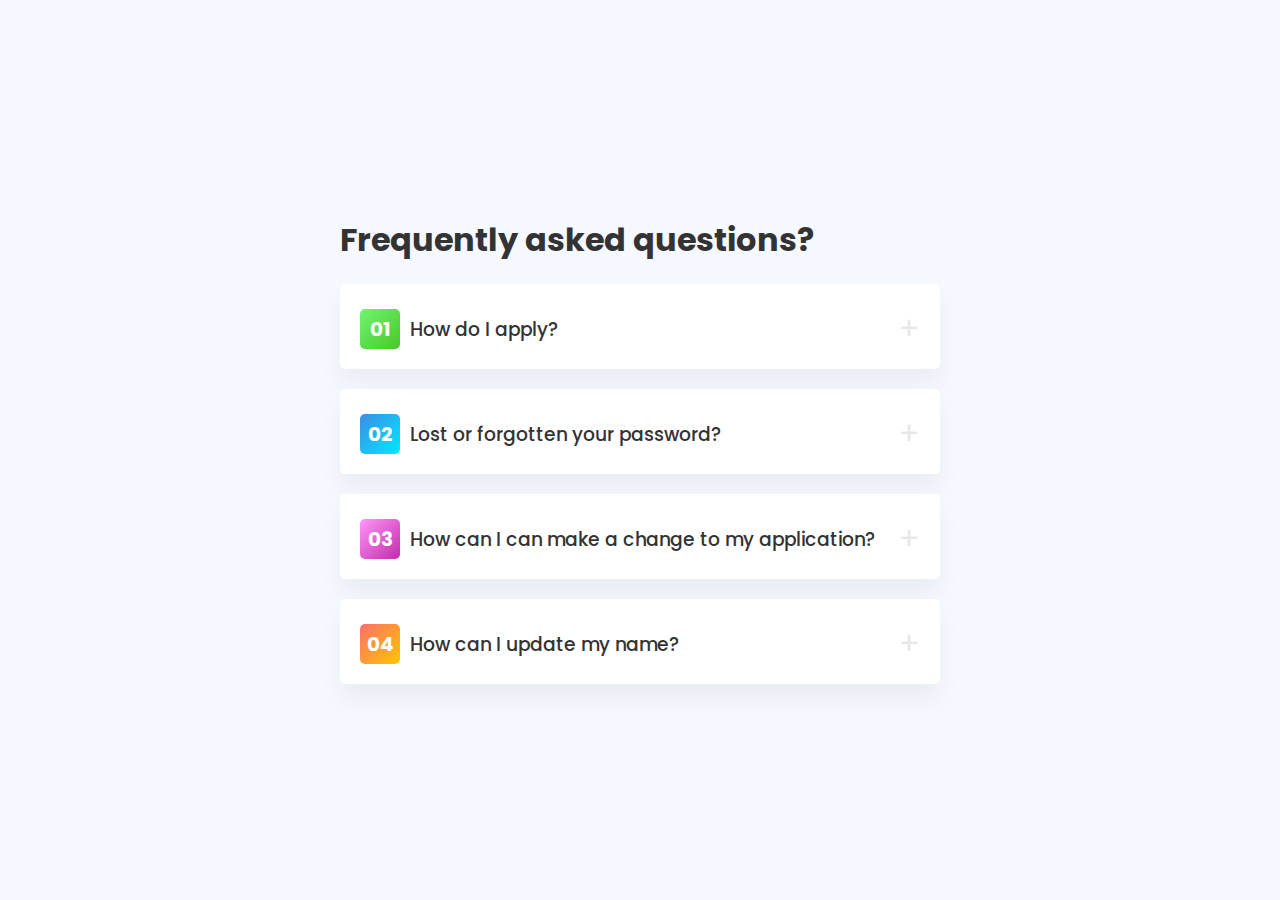
<file: accordion/index.html>
<!DOCTYPE html>
<html lang="en">
<head>
  <meta charset="UTF-8">
  <meta http-equiv="X-UA-Compatible" content="IE=edge">
  <meta name="viewport" content="width=device-width, initial-scale=1.0">
  <title>Accordion Html & CSS</title>
  <link rel="stylesheet" href="style.css">
</head>
<body>
  <div class="container">
    <h1>Frequently asked questions?</h1>
    <div class="tab">
      <input type="radio" name="acc" id="acc1">
      <label for="acc1">
        <h2>01</h2>
        <h3>How do I apply?</h3>
      </label>
      <div class="content">
        <p>
          Lorem ipsum dolor, sit amet consectetur adipisicing elit. Eaque officiis perspiciatis pariatur ullam error fugit inventore aliquid harum sunt facere quia dolore optio laboriosam, architecto veritatis eum odio possimus ab!
        </p>
      </div>
    </div>
    <div class="tab">
      <input type="radio" name="acc" id="acc2">
      <label for="acc2">
        <h2>02</h2>
        <h3>Lost or forgotten your password?</h3>
      </label>
      <div class="content">
        <p>
          Lorem ipsum dolor sit amet consectetur adipisicing elit. Perspiciatis illo illum quod tenetur libero eaque distinctio dicta fuga! Id voluptatum magni ullam nesciunt minus nam maxime delectus veniam ipsa, mollitia facilis dignissimos, earum molestias nulla facere. Facere adipisci magni reiciendis distinctio dolores rerum nesciunt soluta. Maiores, possimus voluptatem. Nulla accusamus eum nihil doloribus voluptates, pariatur autem tempore accusantium mollitia est?
        </p>
      </div>
    </div>
    <div class="tab">
      <input type="radio" name="acc" id="acc3">
      <label for="acc3">
        <h2>03</h2>
        <h3>How can I can make a change to my application?</h3>
      </label>
      <div class="content">
        <p>
          Lorem ipsum dolor sit amet, consectetur adipisicing elit. Saepe voluptatibus quaerat mollitia quod deserunt omnis eligendi ipsum molestiae soluta. Nisi neque reprehenderit eos magnam vel.
        </p>
      </div>
    </div>
    <div class="tab">
      <input type="radio" name="acc" id="acc4">
      <label for="acc4">
        <h2>04</h2>
        <h3>How can I update my name?</h3>
      </label>
      <div class="content">
        <p>
          Lorem ipsum dolor sit, amet consectetur adipisicing elit. Obcaecati, quaerat?
        </p>
      </div>
    </div>
  </div>
</body>
</html>
</file>
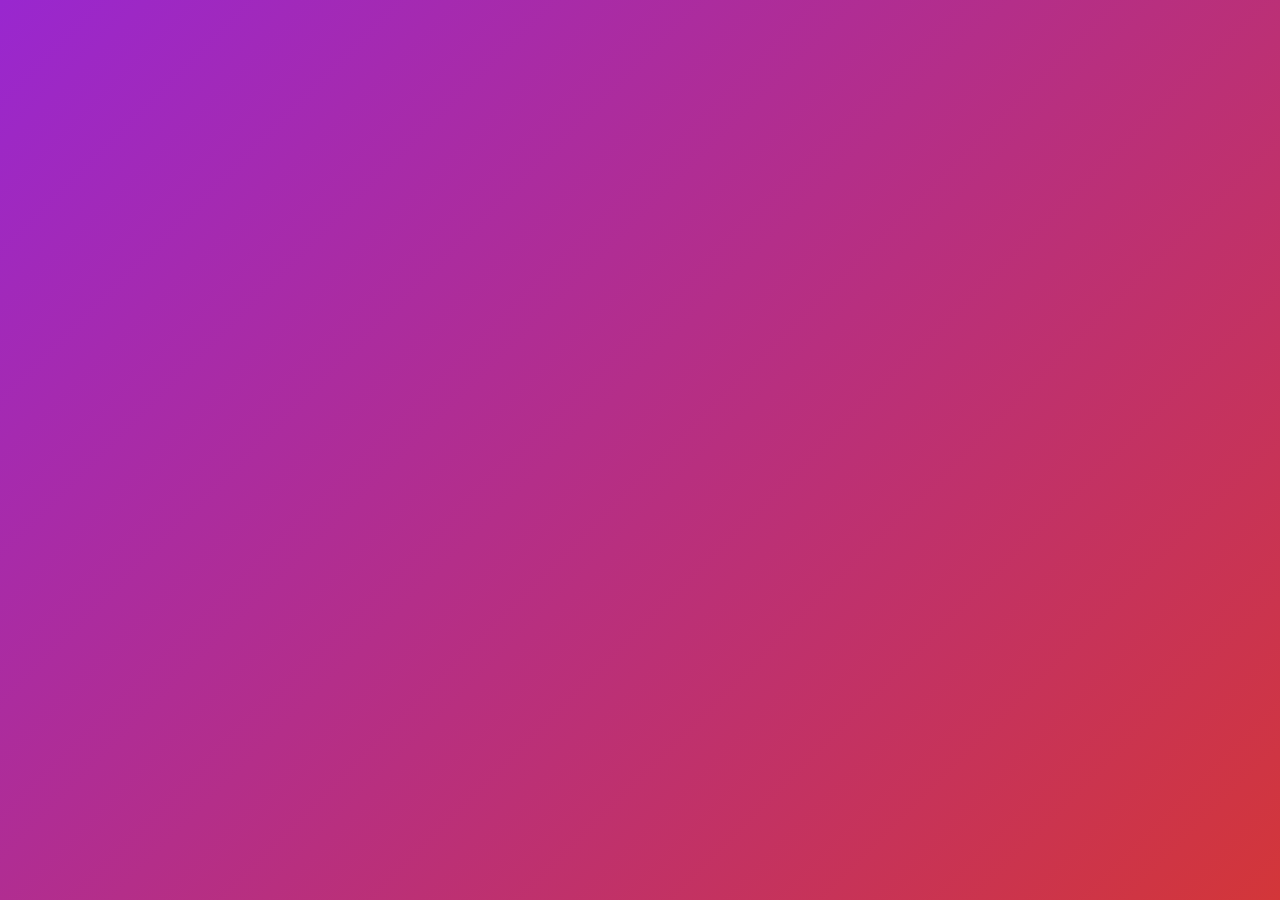
<file: adblock-detector/index.html>
<!DOCTYPE html>
<html lang="en">
<head>
  <meta charset="UTF-8">
  <meta http-equiv="X-UA-Compatible" content="IE=edge">
  <meta name="viewport" content="width=device-width, initial-scale=1.0">
  <title>AdBlock Detector</title>

  <link rel="stylesheet" href="https://cdnjs.cloudflare.com/ajax/libs/font-awesome/6.1.1/css/all.min.css" integrity="sha512-KfkfwYDsLkIlwQp6LFnl8zNdLGxu9YAA1QvwINks4PhcElQSvqcyVLLD9aMhXd13uQjoXtEKNosOWaZqXgel0g==" crossorigin="anonymous" referrerpolicy="no-referrer" />

  <link rel="stylesheet" href="style.css">
</head>
<body>
  <div id="detect"></div>
  <div class="wrapper">
    <div class="content">
      <div class="warn-icon">
        <span><i class="fa-solid fa-exclamation"></i></span>
      </div>
      <h2>AdBlock Detected!</h2>
      <p>Our website is made possible by displaying ads to our visitors. Please supporting us by whitelisting our website.</p>
      <button>Okay, I'll Whitelist</button>
    </div>
  </div>

  <script src="script.js"></script>
  
</body>
</html>
</file>
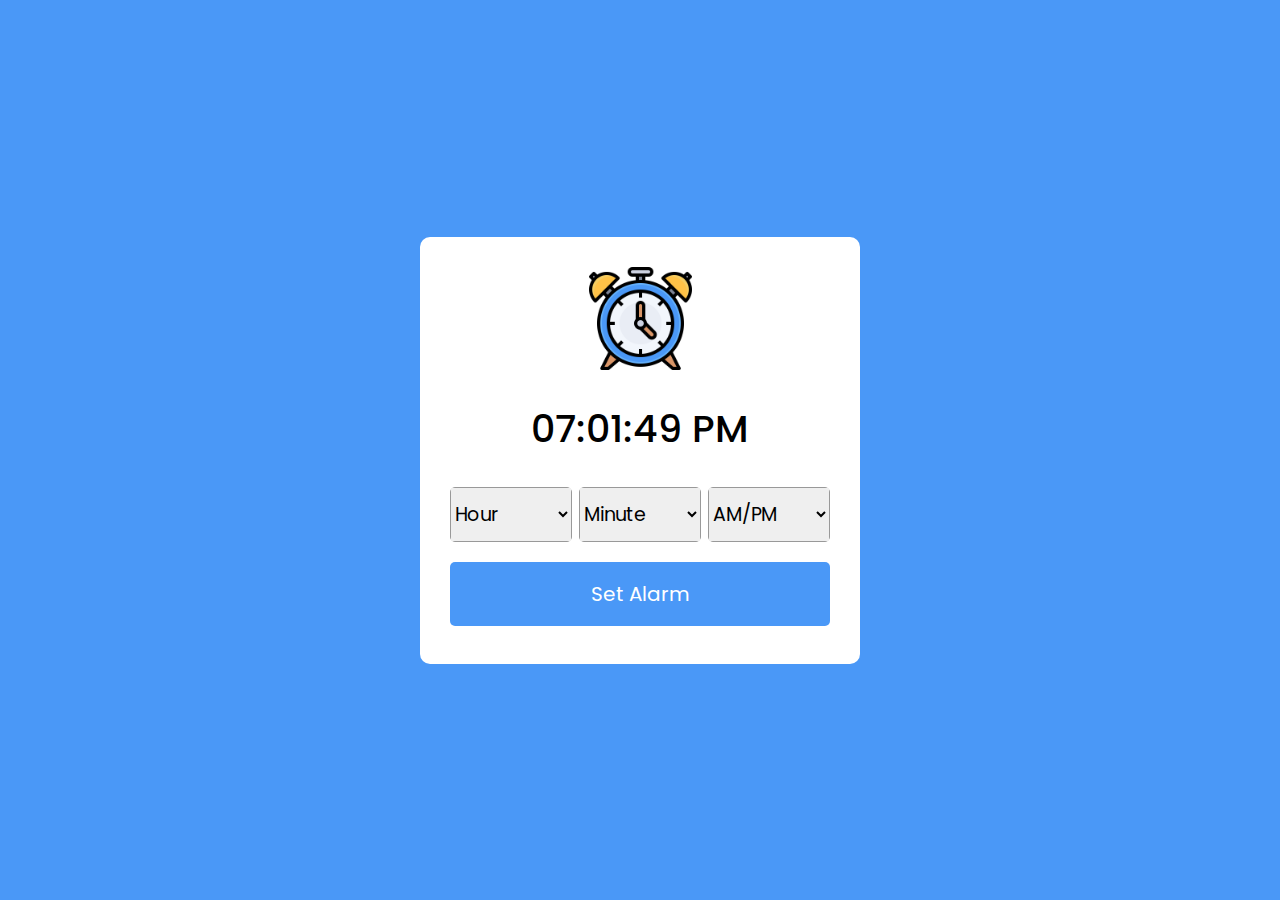
<file: alarm-clock/index.html>
<!DOCTYPE html>
<html lang="en">
<head>
  <meta charset="UTF-8">
  <meta http-equiv="X-UA-Compatible" content="IE=edge">
  <meta name="viewport" content="width=device-width, initial-scale=1.0">
  <title>Alarm Clock</title>
  <link rel="stylesheet" href="style.css">
  <script defer src="script.js"></script>
</head>
<body>
  <div class="wrapper">
    <img src="files/clock.svg" alt="clock">
    <h1>00:00:00 PM</h1>
    <div class="content">
      <div class="column">
        <select>
          <option value="Hour" selected hidden>Hour</option>
        </select>
      </div>
      <div class="column">
        <select>
          <option value="Minute" selected hidden>Minute</option>
        </select>
      </div>
      <div class="column">
        <select>
          <option value="AM/PM" selected hidden>AM/PM</option>
        </select>
      </div>
    </div>
    <button>Set Alarm</button>
  </div>
  
</body>
</html>
</file>
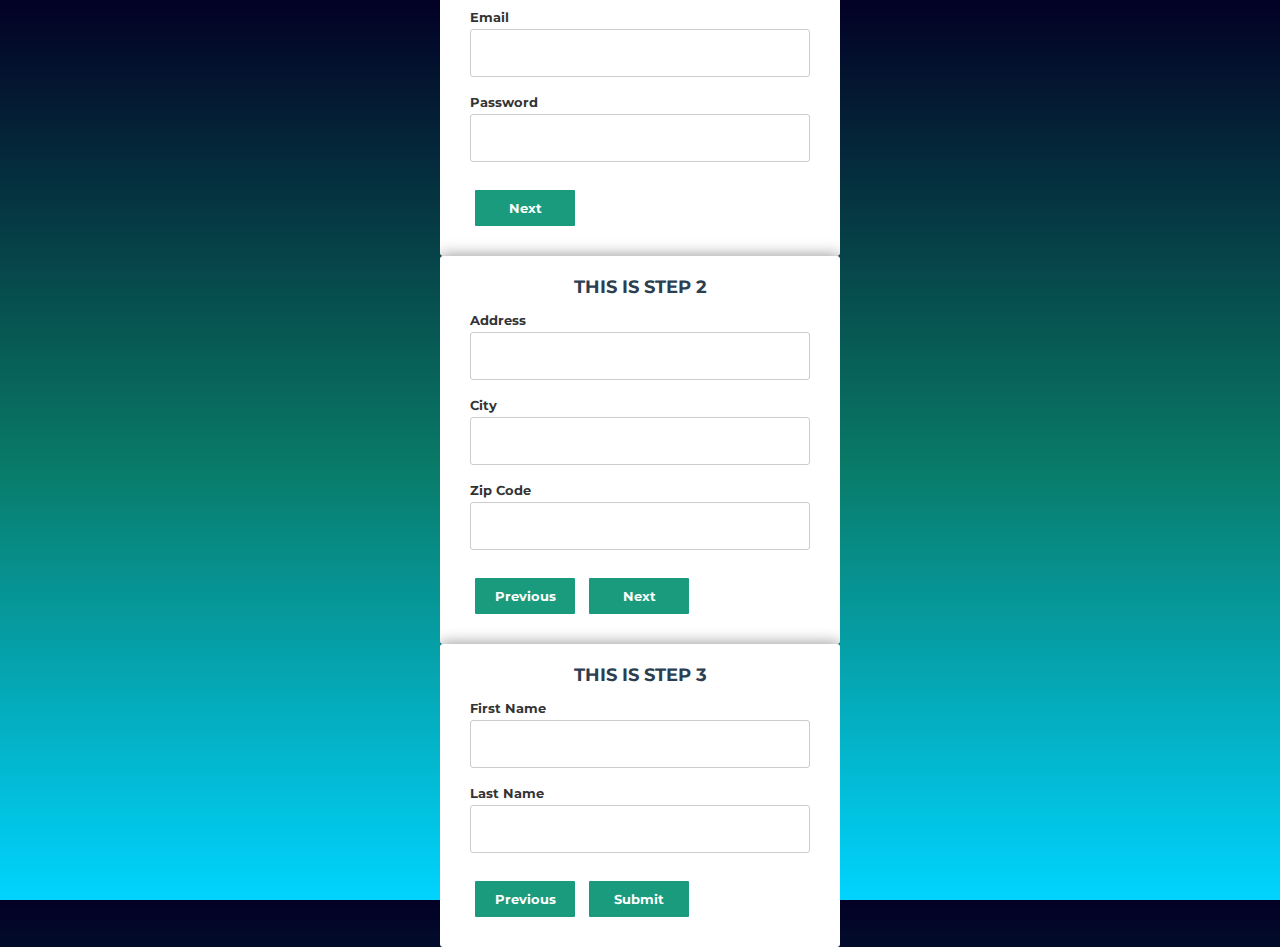
<file: animated-multistep-form/index.html>
<!DOCTYPE html>
<html lang="en">
<head>
  <meta charset="UTF-8">
  <meta http-equiv="X-UA-Compatible" content="IE=edge">
  <meta name="viewport" content="width=device-width, initial-scale=1.0">
  <title>Animated Multistep Form</title>
  <link rel="stylesheet" href="style.css">
  <script defer src="script.js"></script>
</head>
<body>
  <form data-multi-step class="multi-step-form">
    <div class="card" data-step>
      <h3 class="step-title">This is step 1</h3>
      <div class="form-group">
        <label for="email">Email</label>
        <input type="email" name="email" id="email">
      </div>
      <div class="form-group">
        <label for="password">Password</label>
        <input type="password" name="password" id="password">
      </div>
      <button type="button" data-next>Next</button>
    </div>
    <div class="card" data-step>
      <h3 class="step-title">This is step 2</h3>
      <div class="form-group">
        <label for="address">Address</label>
        <input type="text" name="address" id="address">
      </div>
      <div class="form-group">
        <label for="city">City</label>
        <input type="text" name="city" id="city">
      </div>
      <div class="form-group">
        <label for="zipcode">Zip Code</label>
        <input type="text" name="zipcode" id="zipcode">
      </div>
      <button type="button" data-previous>Previous</button>
      <button type="button" data-next>Next</button>
    </div>
    <div class="card" data-step>
      <h3 class="step-title">This is step 3</h3>
      <div class="form-group">
        <label for="firstName">First Name</label>
        <input type="text" name="firstName" id="firstName">
      </div>
      <div class="form-group">
        <label for="lastName">Last Name</label>
        <input type="text" name="lastName" id="lastName">
      </div>
      <button type="button" data-previous>Previous</button>
      <button type="submit">Submit</button>
    </div>
  </form>
</body>
</html>
</file>
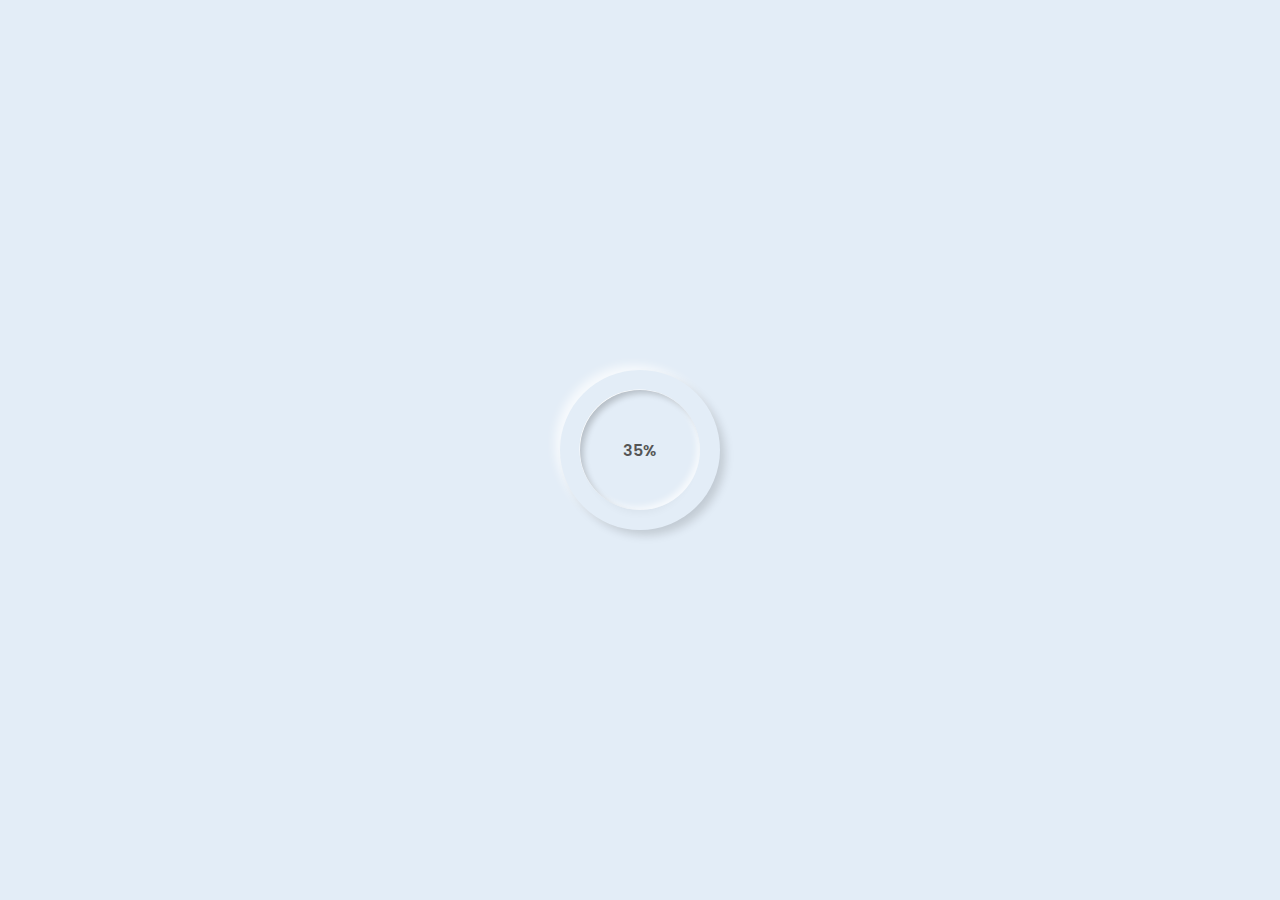
<file: circular-progress-bar/index.html>
<!DOCTYPE html>
<html lang="en">
<head>
  <meta charset="UTF-8">
  <meta http-equiv="X-UA-Compatible" content="IE=edge">
  <meta name="viewport" content="width=device-width, initial-scale=1.0">
  <title>Circular Progress Bar</title>
  <link rel="stylesheet" href="style.css">
  <script defer src="script.js"></script>
</head>
<body>
  
  <div class="skill">
    <div class="outer">
      <div class="inner">
        <div id="number" data-number="73"></div>
      </div>
    </div>

    <svg xmlns="http://www.w3.org/2000/svg" vrsion="1.1" width="160px" height="160px">
      <defs>
         <linearGradient id="GradientColor">
            <stop offset="0%" stop-color="#6666ff" />
            <stop offset="100%" stop-color="#ff9999" />
         </linearGradient>
      </defs>
      <circle id="circle" cx="80" cy="80" r="70" stroke-linecap="round" />
    </svg>
  </div>

</body>
</html>
</file>
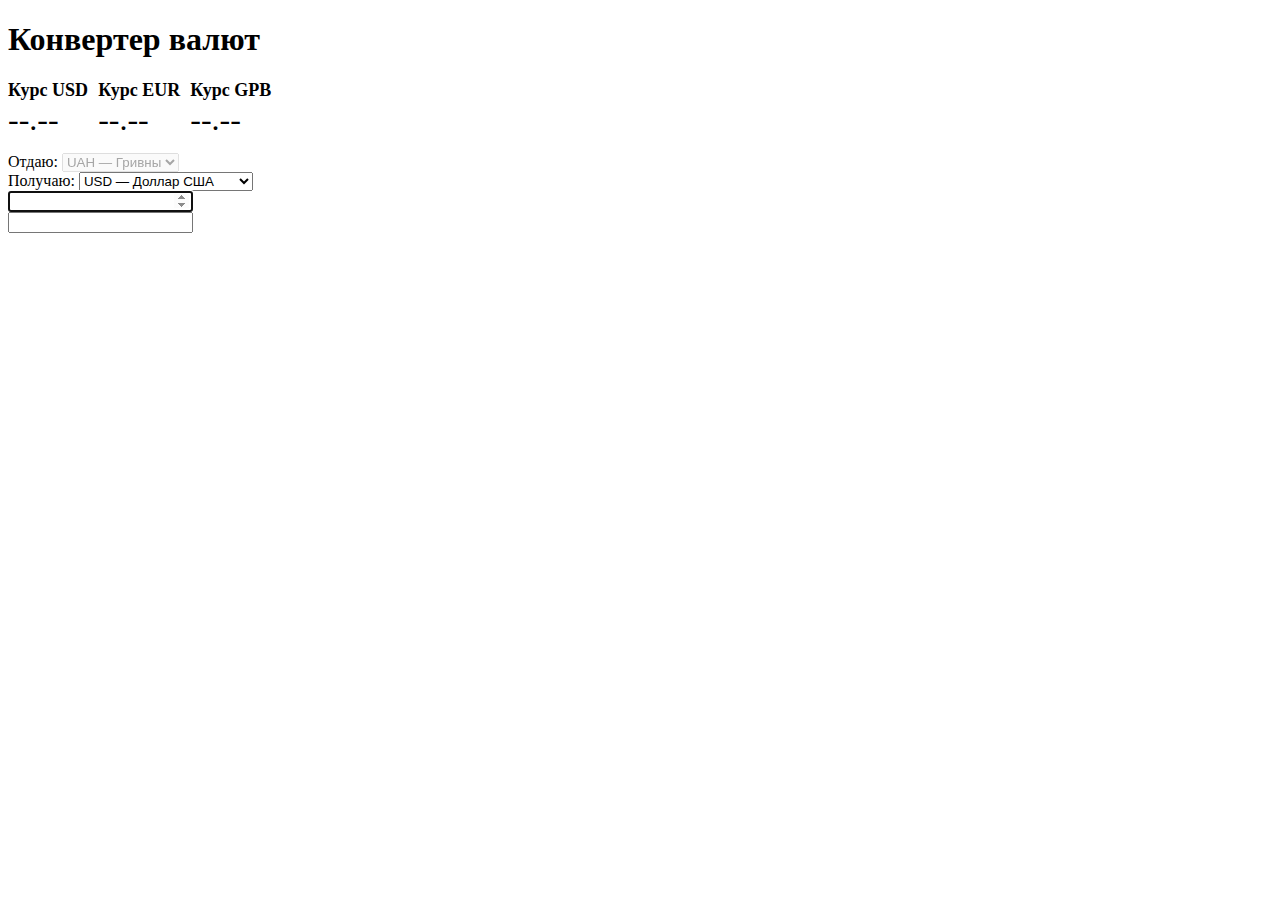
<file: converter/index.html>
<!DOCTYPE html>
<html lang="en">
	<head>
		<!-- Required meta tags -->
		<meta charset="utf-8" />
		<meta name="viewport" content="width=device-width, initial-scale=1, shrink-to-fit=no" />

		<link rel="stylesheet" href="style.css" />

		<!-- Bootstrap CSS -->
		<link
			rel="stylesheet"
			href="https://cdn.jsdelivr.net/npm/bootstrap@4.5.3/dist/css/bootstrap.min.css"
			integrity="sha384-TX8t27EcRE3e/ihU7zmQxVncDAy5uIKz4rEkgIXeMed4M0jlfIDPvg6uqKI2xXr2"
			crossorigin="anonymous"
		/>

		<title>Конвертер валют на JavaScript</title>

		<style>
			.footer__link {
				margin: 0 15px;
			}
		</style>
	</head>
	<body>
		<div class="container pt-5 pb-5">
			<div class="row justify-content-center">
				<div class="col-6">
					<!-- Content -->
					<div class="card p-3">
						<form>
							<h1 class="h2 mb-4">Конвертер валют</h1>

							<div class="courses">
								<div class="course-item card card-body">
									<div class="course-item-title">Курс USD</div>
									<div class="course-item-value" data-value="USD">--.--</div>
								</div>
								<div class="course-item card card-body">
									<div class="course-item-title">Курс EUR</div>
									<div class="course-item-value" data-value="EUR">--.--</div>
								</div>
								<div class="course-item card card-body">
									<div class="course-item-title">Курс GPB</div>
									<div class="course-item-value" data-value="GBP">--.--</div>
								</div>
							</div>

							<div class="row mb-1">
								<div class="col">
									<label for="name">Отдаю:</label>
									<select
										disabled
										class="form-control"
										id="exampleFormControlSelect1"
									>
										<option value="UAH" selected>UAH — Гривны</option>
									</select>
								</div>
								<div class="col">
									<label for="name">Получаю:</label>
									<select
										id="select"
										class="form-control"
										id="exampleFormControlSelect1"
									>
										<option value="USD">USD — Доллар США</option>
										<option value="EUR">EUR — Евро</option>
										<option value="GBP">GPB — Фунт стерлингов</option>
									</select>
								</div>
							</div>

							<div class="row">
								<div class="col">
									<input
										id="input"
										type="number"
										class="form-control"
										id="name"
										autofocus
									/>
								</div>
								<div class="col">
									<input
										id="result"
										type="number"
										class="form-control"
										id="name"
									/>
								</div>
							</div>
						</form>
					</div>
					<!-- // Content -->
				</div>
				<!-- // col-6 -->
			</div>
			<!-- // row -->
		</div>
		<!-- // container -->


		<script src="main.js"></script>
	</body>
</html>
</file>
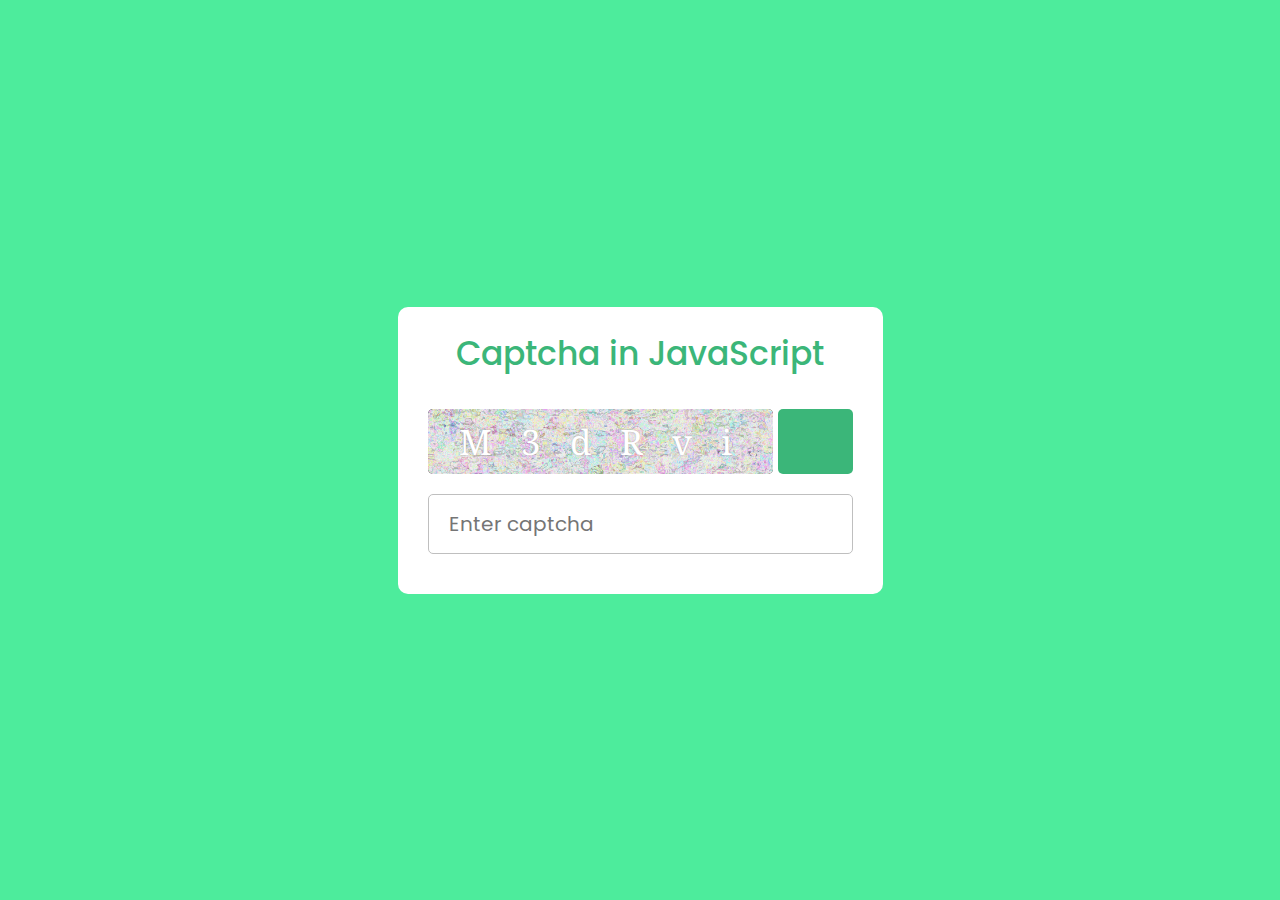
<file: custom-captcha/index.html>
<!DOCTYPE html>
<html lang="en">
<head>
  <meta charset="UTF-8">
  <meta http-equiv="X-UA-Compatible" content="IE=edge">
  <meta name="viewport" content="width=device-width, initial-scale=1.0">
  <title>Custom Captcha</title>
  <link rel="stylesheet" href="https://cdnjs.cloudflare.com/ajax/libs/font-awesome/6.1.1/css/all.min.css" integrity="sha512-KfkfwYDsLkIlwQp6LFnl8zNdLGxu9YAA1QvwINks4PhcElQSvqcyVLLD9aMhXd13uQjoXtEKNosOWaZqXgel0g==" crossorigin="anonymous" referrerpolicy="no-referrer" />
  <link rel="stylesheet" href="style.css">
  <script defer src="script.js"></script>
</head>
<body>
  <div class="wrapper">
    <header>Captcha in JavaScript</header>
    <div class="captcha-area">
      <div class="captcha-img">
        <img src="captcha-bg.png" alt="">
        <span class="captcha"></span>
      </div>
      <button class="reload-btn">
        <i class="fas fa-redo-alt"></i>
      </button>
    </div>
    <form class="input-area" action="#">
      <input type="text" placeholder="Enter captcha" maxlength="6" required>
      <button class="check-btn">Check</button>
    </form>
    <div class="status-txt"></div>
  </div>
</body>
</html>
</file>
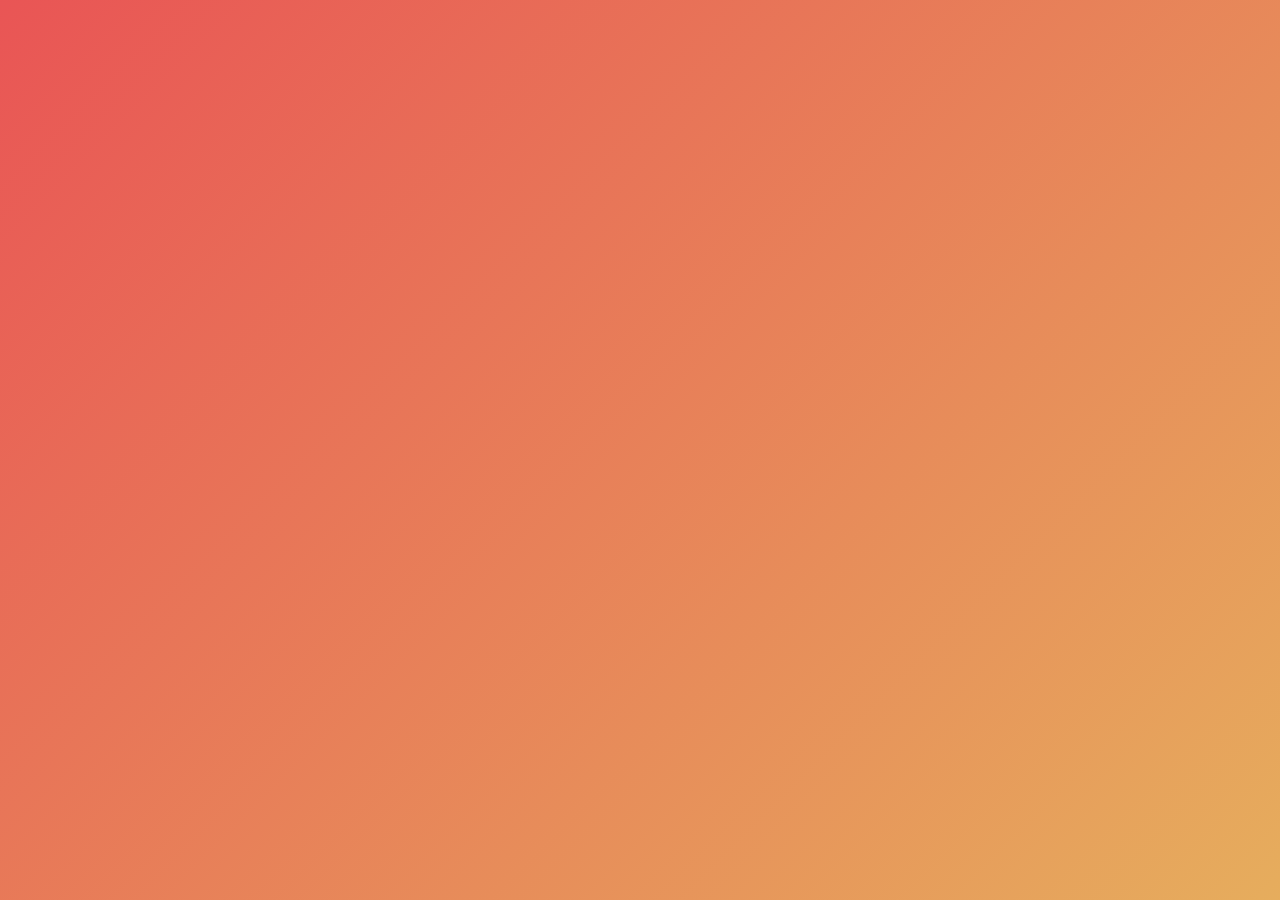
<file: custom-right-click-context-menu/index.html>
<!DOCTYPE html>
<html lang="en">
<head>
  <meta charset="UTF-8">
  <meta http-equiv="X-UA-Compatible" content="IE=edge">
  <meta name="viewport" content="width=device-width, initial-scale=1.0">
  <title>Custom Right Click Context Menu</title>
  <link rel="stylesheet" href="https://unicons.iconscout.com/release/v4.0.0/css/line.css">
  <link rel="stylesheet" href="style.css">
  <script defer src="script.js"></script>
</head>
<body>
  <div class="wrapper">
    <div class="content">
      <ul class="menu">
        <li class="item">
          <i class="uil uil-eye"></i>
          <span>Preview</span>
        </li>
        <li class="item share">
          <div>
            <i class="uil uil-share"></i>
            <span>Share</span>
          </div>
          <i class="uil uil-angle-right"></i>
          <ul class="share-menu">
            <li class="item">
              <i class="uil uil-twitter-alt"></i>
              <span>Twitter</span>
            </li>
            <li class="item">
              <i class="uil uil-instagram"></i>
              <span>Instagram</span>
            </li>
            <li class="item">
              <i class="uil uil-dribbble"></i>
              <span>Dribble</span>
            </li>
            <li class="item">
              <i class="uil uil-telegram-alt"></i>
              <span>Telegram</span>
            </li>
          </ul>
        </li>
        <li class="item">
          <i class="uil uil-link-alt"></i>
          <span>Get Link</span>
        </li>
        <li class="item">
          <i class="uil uil-edit"></i>
          <span>Rename</span>
        </li>
        <li class="item">
          <i class="uil uil-trash-alt"></i>
          <span>Delete</span>
        </li>
      </ul>
      <div class="setting">
        <li class="item">
          <i class="uil uil-setting"></i>
          <span>Settings</span>
        </li>
      </div>
    </div>
  </div>
</body>
</html>
</file>
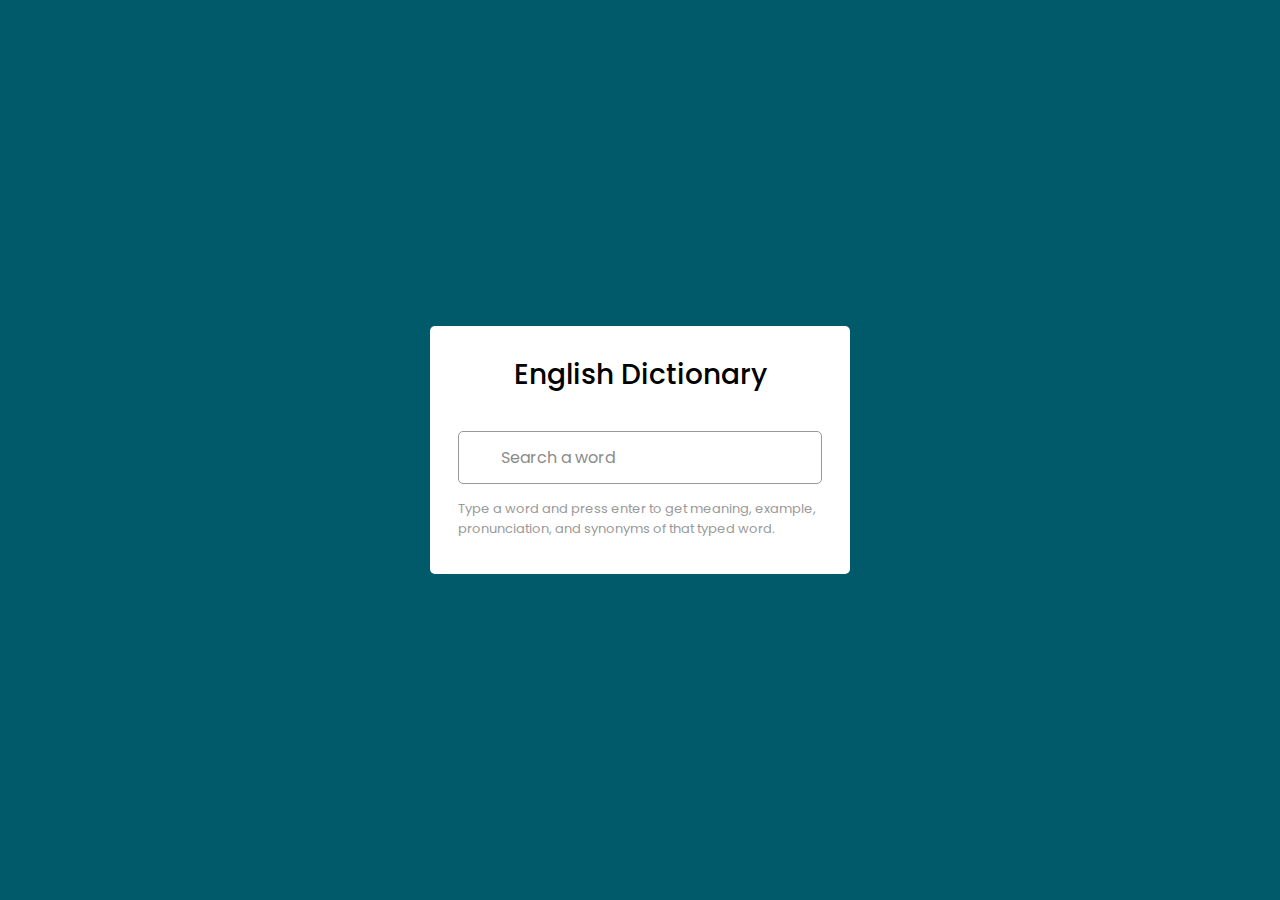
<file: dictionary-app/index.html>
<!DOCTYPE html>
<html lang="en">
<head>
  <meta charset="UTF-8">
  <meta http-equiv="X-UA-Compatible" content="IE=edge">
  <meta name="viewport" content="width=device-width, initial-scale=1.0">
  <title>Dictionary App</title>

  <link href="https://fonts.googleapis.com/icon?family=Material+Icons" rel="stylesheet">
  <link rel="stylesheet" href="https://cdnjs.cloudflare.com/ajax/libs/font-awesome/6.1.1/css/all.min.css" integrity="sha512-KfkfwYDsLkIlwQp6LFnl8zNdLGxu9YAA1QvwINks4PhcElQSvqcyVLLD9aMhXd13uQjoXtEKNosOWaZqXgel0g==" crossorigin="anonymous" referrerpolicy="no-referrer" />

  <link rel="stylesheet" href="style.css">
  <script defer src="script.js"></script>
</head>
<body>
  <div class="wrapper">

    <header>English Dictionary</header>

    <div class="search">
      <input type="text" placeholder="Search a word" required>
      <i class="fas fa-search"></i>
      <span class="material-icons">close</span>
    </div>
    <p class="info-text">Type a word and press enter to get meaning, example, pronunciation, and synonyms of that typed word.</p>
    <ul>
      <li class="word">
        <div class="details">
          <p>_</p>
          <span>__</span>
        </div>
      </li>

      <div class="content">

        <li class="meaning">
          <div class="details">
            <p>Meaning</p>
            <span>___</span>
          </div>
        </li>

        <li class="example">
          <div class="details">
            <p>Example</p>
            <span>___</span>
          </div>
        </li>

        <li class="synonyms">
          <div class="details">
            <p>Synonyms</p>
            <div class="list"></div>
          </div>
        </li>

      </div>
    </ul>

  </div>
</body>
</html>
</file>
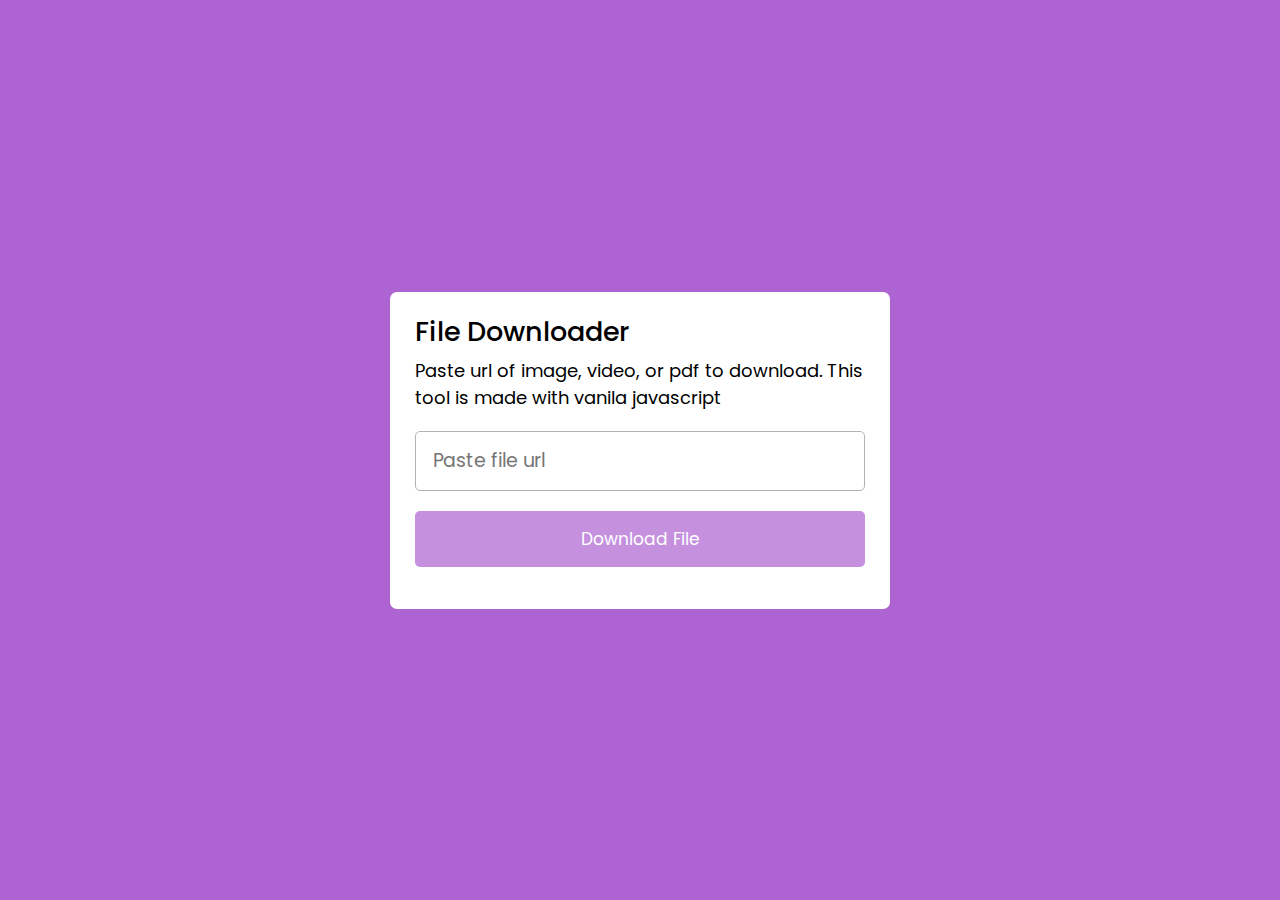
<file: file-downloader/index.html>
<!DOCTYPE html>
<html lang="en">
<head>
  <meta charset="UTF-8">
  <meta http-equiv="X-UA-Compatible" content="IE=edge">
  <meta name="viewport" content="width=device-width, initial-scale=1.0">
  <title>File Downloader</title>
  <link rel="stylesheet" href="style.css">
  <script defer src="script.js"></script>
</head>
<body>

  <div class="wrapper">
    <header>
      <h1>File Downloader</h1>
      <p>Paste url of image, video, or pdf to download. This tool is made with vanila javascript</p>
    </header>
    <form action="#">
      <input type="url" placeholder="Paste file url" required>
      <button>Download File</button>
    </form>
  </div>
  
</body>
</html>
</file>
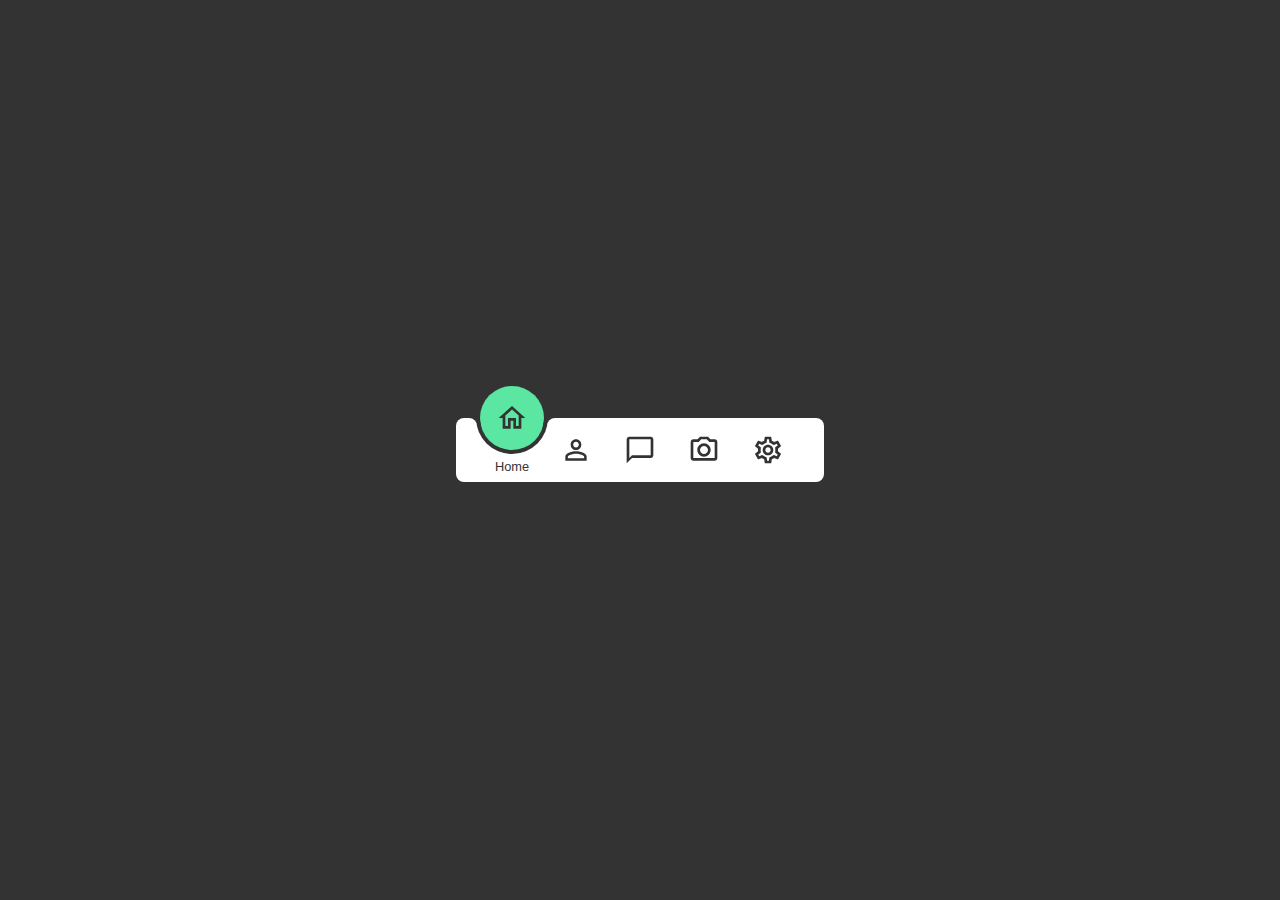
<file: magic-indicator-nav-menu/index.html>
<!DOCTYPE html>
<html lang="en">
<head>
  <meta charset="UTF-8">
  <meta http-equiv="X-UA-Compatible" content="IE=edge">
  <meta name="viewport" content="width=device-width, initial-scale=1.0">
  <title>Magic indicator nav menu</title>
  <link rel="stylesheet" href="style.css">
  <script defer src="script.js"></script>
</head>
<body>
  <nav class="navbar-container">
    <ul class="list">
      <div style="--position: 0;" data-indicator class="indicator">
        <div class="corners"></div>
      </div>
      <li><a href="#" class="active">
        <div class="icon">
          <svg xmlns="http://www.w3.org/2000/svg" viewBox="0 0 24 24"><path d="M0 0h24v24H0V0z" fill="none"/><path d="M12 5.69l5 4.5V18h-2v-6H9v6H7v-7.81l5-4.5M12 3L2 12h3v8h6v-6h2v6h6v-8h3L12 3z"/></svg>
        </div>
        <div class="text">Home</div>
      </a></li>
      <li><a href="#">
        <div class="icon">
          <svg xmlns="http://www.w3.org/2000/svg" viewBox="0 0 24 24"><path d="M0 0h24v24H0V0z" fill="none"/><path d="M12 5.9c1.16 0 2.1.94 2.1 2.1s-.94 2.1-2.1 2.1S9.9 9.16 9.9 8s.94-2.1 2.1-2.1m0 9c2.97 0 6.1 1.46 6.1 2.1v1.1H5.9V17c0-.64 3.13-2.1 6.1-2.1M12 4C9.79 4 8 5.79 8 8s1.79 4 4 4 4-1.79 4-4-1.79-4-4-4zm0 9c-2.67 0-8 1.34-8 4v3h16v-3c0-2.66-5.33-4-8-4z"/></svg>
        </div>
        <div class="text">Account</div>
      </a></li>
      <li><a href="#">
        <div class="icon">
          <svg xmlns="http://www.w3.org/2000/svg" viewBox="0 0 24 24"><path d="M0 0h24v24H0V0z" fill="none"/><path d="M20 2H4c-1.1 0-2 .9-2 2v18l4-4h14c1.1 0 2-.9 2-2V4c0-1.1-.9-2-2-2zm0 14H6l-2 2V4h16v12z"/></svg>
        </div>
        <div class="text">Messages</div>
      </a></li>
      <li><a href="#">
        <div class="icon">
          <svg xmlns="http://www.w3.org/2000/svg" viewBox="0 0 24 24"><path d="M0 0h24v24H0V0z" fill="none"/><path d="M14.12 4l1.83 2H20v12H4V6h4.05l1.83-2h4.24M15 2H9L7.17 4H4c-1.1 0-2 .9-2 2v12c0 1.1.9 2 2 2h16c1.1 0 2-.9 2-2V6c0-1.1-.9-2-2-2h-3.17L15 2zm-3 7c1.65 0 3 1.35 3 3s-1.35 3-3 3-3-1.35-3-3 1.35-3 3-3m0-2c-2.76 0-5 2.24-5 5s2.24 5 5 5 5-2.24 5-5-2.24-5-5-5z"/></svg>
        </div>
        <div class="text">Photos</div>
      </a></li>
      <li><a href="#">
        <div class="icon">
          <svg xmlns="http://www.w3.org/2000/svg" viewBox="0 0 24 24"><path d="M0 0h24v24H0V0z" fill="none"/><path d="M19.43 12.98c.04-.32.07-.64.07-.98 0-.34-.03-.66-.07-.98l2.11-1.65c.19-.15.24-.42.12-.64l-2-3.46c-.09-.16-.26-.25-.44-.25-.06 0-.12.01-.17.03l-2.49 1c-.52-.4-1.08-.73-1.69-.98l-.38-2.65C14.46 2.18 14.25 2 14 2h-4c-.25 0-.46.18-.49.42l-.38 2.65c-.61.25-1.17.59-1.69.98l-2.49-1c-.06-.02-.12-.03-.18-.03-.17 0-.34.09-.43.25l-2 3.46c-.13.22-.07.49.12.64l2.11 1.65c-.04.32-.07.65-.07.98 0 .33.03.66.07.98l-2.11 1.65c-.19.15-.24.42-.12.64l2 3.46c.09.16.26.25.44.25.06 0 .12-.01.17-.03l2.49-1c.52.4 1.08.73 1.69.98l.38 2.65c.03.24.24.42.49.42h4c.25 0 .46-.18.49-.42l.38-2.65c.61-.25 1.17-.59 1.69-.98l2.49 1c.06.02.12.03.18.03.17 0 .34-.09.43-.25l2-3.46c.12-.22.07-.49-.12-.64l-2.11-1.65zm-1.98-1.71c.04.31.05.52.05.73 0 .21-.02.43-.05.73l-.14 1.13.89.7 1.08.84-.7 1.21-1.27-.51-1.04-.42-.9.68c-.43.32-.84.56-1.25.73l-1.06.43-.16 1.13-.2 1.35h-1.4l-.19-1.35-.16-1.13-1.06-.43c-.43-.18-.83-.41-1.23-.71l-.91-.7-1.06.43-1.27.51-.7-1.21 1.08-.84.89-.7-.14-1.13c-.03-.31-.05-.54-.05-.74s.02-.43.05-.73l.14-1.13-.89-.7-1.08-.84.7-1.21 1.27.51 1.04.42.9-.68c.43-.32.84-.56 1.25-.73l1.06-.43.16-1.13.2-1.35h1.39l.19 1.35.16 1.13 1.06.43c.43.18.83.41 1.23.71l.91.7 1.06-.43 1.27-.51.7 1.21-1.07.85-.89.7.14 1.13zM12 8c-2.21 0-4 1.79-4 4s1.79 4 4 4 4-1.79 4-4-1.79-4-4-4zm0 6c-1.1 0-2-.9-2-2s.9-2 2-2 2 .9 2 2-.9 2-2 2z"/></svg>
        </div>
        <div class="text">Settings</div>
      </a></li>
    </ul>
  </nav>
</body>
</html>
</file>
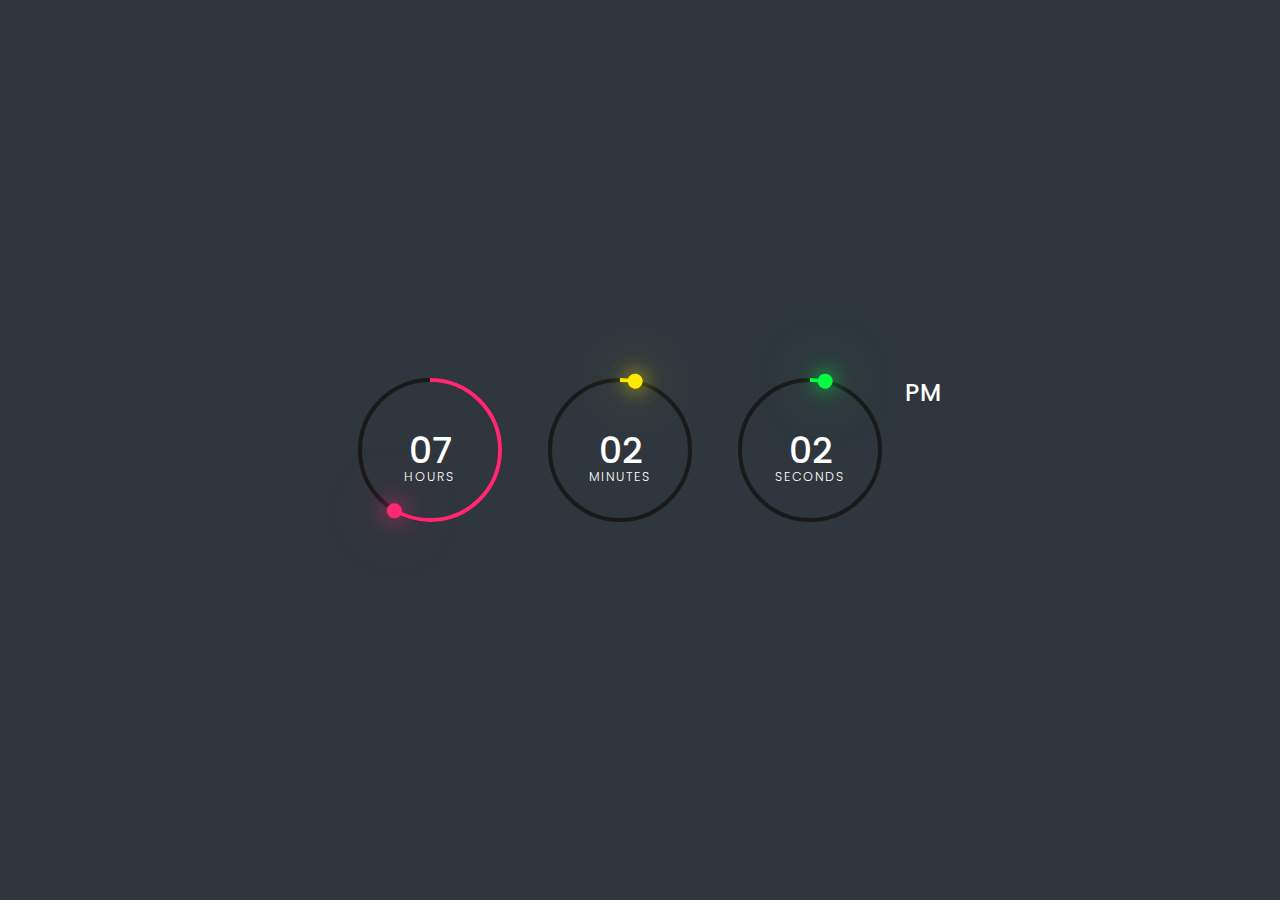
<file: neon-digital-clock/index.html>
<!DOCTYPE html>
<html lang="en">
<head>
  <meta charset="UTF-8">
  <meta http-equiv="X-UA-Compatible" content="IE=edge">
  <meta name="viewport" content="width=device-width, initial-scale=1.0">
  <title>Clock</title>
  <link rel="stylesheet" href="style.css">
  <script defer src="script.js"></script>
</head>
<body>
  <div id="time">
    <div class="circle" style="--clr:#ff2972">
      <div class="dots hr_dot"></div>
      <svg>
        <circle cx="70" cy="70" r="70"></circle>
        <circle cx="70" cy="70" r="70" id="hh"></circle>
      </svg>
      <div id="hours">00</div>
    </div>
    <div class="circle" style="--clr:#fee800">
      <div class="dots min_dot"></div>
      <svg>
        <circle cx="70" cy="70" r="70"></circle>
        <circle cx="70" cy="70" r="70" id="mm"></circle>
      </svg>
      <div id="minutes">00</div>
    </div>
    <div class="circle" style="--clr:#04fc43">
      <div class="dots sec_dot"></div>
      <svg>
        <circle cx="70" cy="70" r="70"></circle>
        <circle cx="70" cy="70" r="70" id="ss"></circle>
      </svg>
      <div id="seconds">00</div>
    </div>
    <div class="ap">
      <div id="ampm">AM</div>
    </div>
  </div>
  
</body>
</html>
</file>
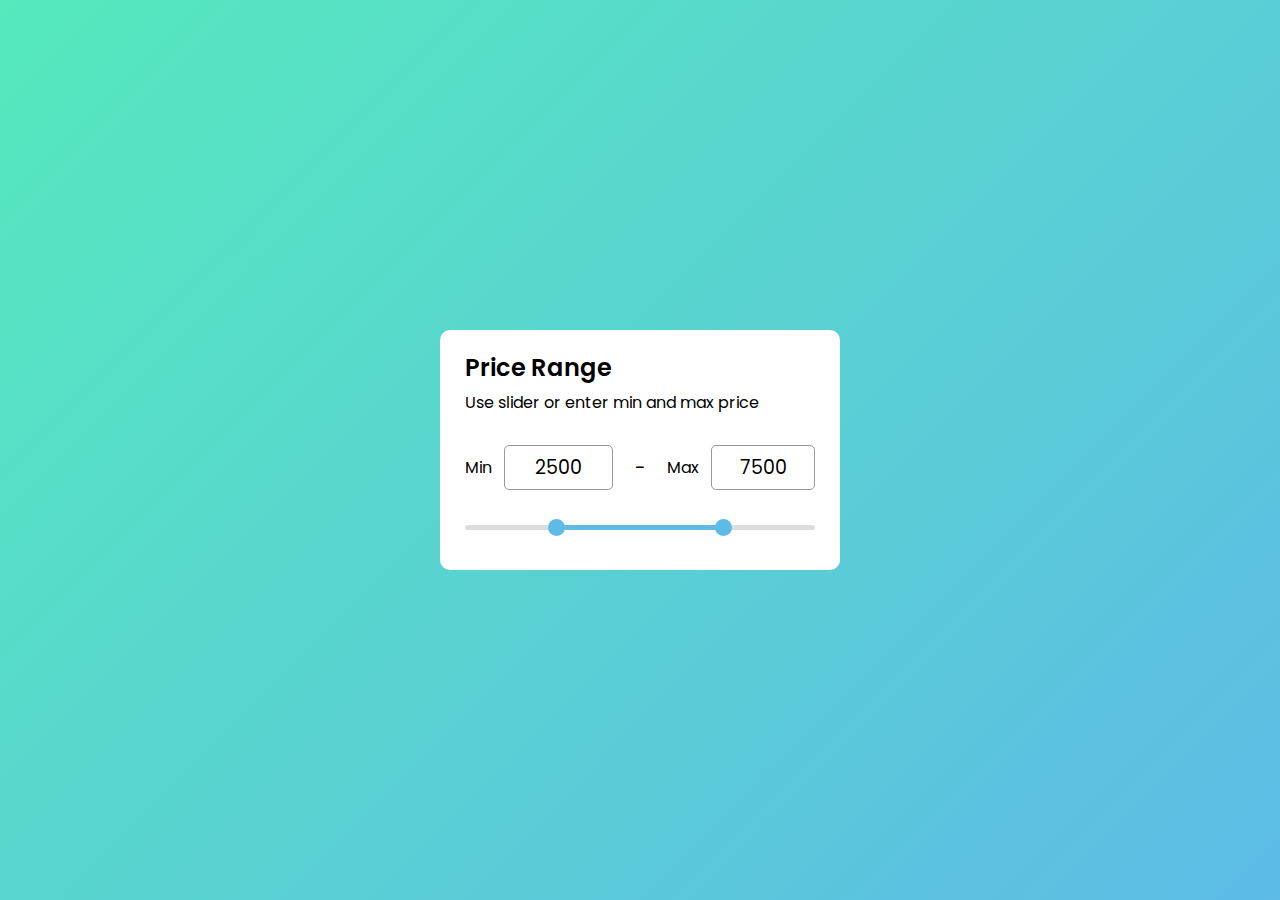
<file: price-range-slider/index.html>
<!DOCTYPE html>
<html lang="en">
<head>
  <meta charset="UTF-8">
  <meta http-equiv="X-UA-Compatible" content="IE=edge">
  <meta name="viewport" content="width=device-width, initial-scale=1.0">
  <title>Price Range Slider</title>
  <link rel="stylesheet" href="style.css">
  <script defer src="script.js"></script>
</head>
<body>
  <div class="wrapper">
    <header>
      <h2>Price Range</h2>
      <p>Use slider or enter min and max price</p>
    </header>
    <div class="price-input">
      <div class="field">
        <span>Min</span>
        <input class="input-min" type="number" value="2500">
      </div>
      <div class="separator">-</div>
      <div class="field">
        <span>Max</span>
        <input class="input-max" type="number" value="7500">
      </div>
    </div>
    <div class="slider">
      <div class="progress"></div>
    </div>
    <div class="range-input">
      <input class="range-min" type="range" min="0" max="10000" value="2500" step="100">
      <input class="range-max" type="range" min="0" max="10000" value="7500" step="100">
    </div>
  </div>
  
</body>
</html>
</file>
<file: accordion/style.css>
@import url('https://fonts.googleapis.com/css2?family=Poppins:wght@400;500;600;700&display=swap');

* {
  padding: 0;
  margin: 0;
  box-sizing: border-box;
  font-family: 'Poppins', sans-serif;
}
body {
  display: flex;
  justify-content: center;
  align-items: center;
  min-height: 100vh;
  background: #f5f8ff;
}
.container {
  margin: 0 40px;
  max-width: 600px;
  display: flex;
  flex-direction: column;
  gap: 20px;
}

h1 {
  color: #333;
}
.tab {
  position: relative;
  background: #fff;
  padding: 0 20px 20px;
  box-shadow: 0 15px 25px rgba(0,0,0,0.05);
  border-radius: 5px;
  overflow: hidden;
}
.tab input {
  appearance: none;
}
.tab label {
  display: flex;
  align-items: center;
  cursor: pointer;
}
.tab label::after {
  content: '+';
  position: absolute;
  right: 20px;
  font-size: 2em;
  color: rgba(0,0,0,0.1);
  transition: all 1s;
}
.tab:hover label::after {
   color: #333;
}
.tab input:checked ~ label::after {
  transform: rotate(135deg);
  color: #fff;
}
.tab label h2 {
  width: 40px;
  height: 40px;
  display: flex;
  justify-content: center;
  align-items: center;
  color: #fff;
  font-size: 1.25em;
  border-radius: 5px;
  background: #333;
  margin-right: 10px;
}
.tab input:checked ~ label h2 {
  position: absolute;
  top: 0;
  left: 0;
  width: 100%;
  height: 100%;
  color: rgba(255,255,255,0.2);
  font-size: 8em;
  justify-content: flex-end;
  padding: 20px;
}
.tab:nth-child(2) label h2 {
  background: linear-gradient(135deg, #70f570, #49c628);
}
.tab:nth-child(3) label h2 {
  background: linear-gradient(135deg, #3c8ce7, #00eaff);
}
.tab:nth-child(4) label h2 {
  background: linear-gradient(135deg, #ff96f9, #c32bac);
}
.tab:nth-child(5) label h2 {
  background: linear-gradient(135deg, #fd6e6a, #ffc600);
}
.tab label h3 {
  position: relative;
  font-weight: 500;
  color: #333;
  z-index: 10;
}
.tab input:checked ~ label h3 {
  background: #fff;
  padding: 2px 10px;
  color: #333;
  border-radius: 2px;
  box-shadow: 0 5px 15px rgba(0,0,0,0.05);
}
.tab .content {
  max-height: 0;
  transition: all 1s;
  overflow: hidden;
}
.tab input:checked ~ .content {
  max-height: 100vh;
}
.tab .content p {
  position: relative;
  padding: 10px 0;
  color: #333;
  z-index: 10;
}
.tab input:checked ~ .content p {
  color: #fff;
}
</file>
<file: adblock-detector/style.css>
@import url('https://fonts.googleapis.com/css2?family=Poppins:wght@400;500;600;700&display=swap');

* {
  padding: 0;
  margin: 0;
  box-sizing: border-box;
  font-family: 'Poppins', sans-serif;
}

body {
  width: 100%;
  height: 100vh;
  background: linear-gradient(135deg, #9b27ca 0%, #9927cf 0%, #d33639 100%, #f92121 100%);
}

.wrapper {
  max-width: 480px;
  width: 100%;
  position: absolute;
  top: 50%;
  left: 50%;
  opacity: 0;
  pointer-events: none;
  transform: translate(-50%, -50%) scale(1.2);
  background-color: #fff;
  border-radius: 15px;
  padding: 40px 30px;
  box-shadow: 10px 10px 15px rgba(0,0,0,.06);
}

.wrapper.show {
  opacity: 1;
  pointer-events: auto;
  transform: translate(-50%, -50%) scale(1);
}

.wrapper .content,
.content .warn-icon,
.content .warn-icon span {
  display: flex;
  justify-content: center;
  align-items: center;
}

.wrapper .content {
  flex-direction: column;
}

.content .warn-icon {
  height: 115px;
  width: 115px;
  border-radius: 50%;
  background: linear-gradient(#9b27ca 0%, #9927cf 0%, #d33639 100%, #f92121 100%);
}

.warn-icon span {
  height: 100px;
  width: 100px;
  background: #fff;
  border-radius: inherit;
}

.warn-icon span i {
  font-size: 50px;
  background: linear-gradient(#9b27ca 0%, #9927cf 0%, #d33639 100%, #f92121 100%);
  -webkit-background-clip: text;
  -webkit-text-fill-color: transparent;
}

.content h2 {
  margin-top: 35px;
  font-size: 32px;
}

.content p {
  font-size: 19px;
  text-align: center;
  margin-top: 20px;
}

.content button {
  margin-top: 30px;
  padding: 15px 33px;
  font-size: 18px;
  border: none;
  outline: none;
  color: #fff;
  border-radius: 50px;
  background: linear-gradient(135deg, #9b27ca 0%, #9927cf 0%, #d33639 100%, #f92121 100%);
  cursor: pointer;
}
</file>
<file: alarm-clock/style.css>
@import url('https://fonts.googleapis.com/css2?family=Poppins:wght@200;300;400;500;600;700;800;900&display=swap');

* {
  margin: 0;
  padding: 0;
  box-sizing: border-box;
  font-family: 'Poppins', sans-serif;
}

body, .wrapper, .content {
  display: flex;
  align-items: center;
  justify-content: center;
}

body {
  min-height: 100vh;
  background: #4a98f7;
}

.wrapper {
  width: 440px;
  background: #fff;
  padding: 30px 30px 38px;
  flex-direction: column;
  border-radius: 10px;
}

.wrapper img {
  max-width: 103px;
}

.wrapper h1 {
  font-size: 38px;
  font-weight: 500;
  margin: 30px 0;
}

.wrapper .content {
  width: 100%;
  justify-content: space-between;
}

.wrapper .content.disable {
  opacity: 0.6;
  pointer-events: none;
}

.content .column {
  border: 1px solid #999;
  border-radius: 5px;
  width: calc(100% / 3 - 5px);
}

.column select {
  outline: none;
  border: none;
  height: 53px;
  width: 100%;
  font-size: 19px;
}

.wrapper button {
  width: 100%;
  margin-top: 20px;
  font-size: 20px;
  padding: 17px 0;
  border: none;
  outline: none;
  border-radius: 5px;
  color: #fff;
  background: #4a98f7;
  cursor: pointer;
}
</file>
<file: animated-multistep-form/style.css>
@import url(https://fonts.googleapis.com/css?family=Montserrat);

*, *::before, *::after {
  box-sizing: border-box;
  margin: 0;
  padding: 0;
}

body {
  font-family: montserrat, arial, verdana;
  padding: 3rem 1rem;
  display: flex;
  justify-content: center;
  align-items: center;
  background: rgb(2,0,36);
  background: linear-gradient(180deg, rgba(2,0,36,1) 0%, rgba(9,121,102,1) 51%, rgba(0,212,255,1) 100%);
  height: 100vh;
}

.card {
  background: white;
  border: 0 none;
  border-radius: 3px;
  box-shadow: 0 0 15px 1px rgba(0, 0, 0, 0.4);
  padding: 20px 30px;
  width: 400px;
  margin: 0 auto;
  animation: scale 400ms ease-in-out forwards;
}

.form-group {
  display: flex;
  flex-direction: column;
  margin-bottom: .5rem;
  gap: .25em;
}

.form-group:last-child {
  margin: 0;
}

.form-group > label {
  font-weight: bold;
  font-size: .8em;
  color: #333;
}

.form-group > input {
  font-family: montserrat, arial, verdana;
  padding: 15px;
  border: 1px solid #ccc;
  border-radius: 3px;
  margin-bottom: 10px;
  width: 100%;
  box-sizing: border-box;
  color: #2c3e50;
  font-size: 13px;
}

input::placeholder {
  font-family: montserrat, arial, verdana;
}

.step-title {
  font-size: 18px;
  text-transform: uppercase;
  color: #2c3e50;
  margin-bottom: 15px;
  text-align: center;
}

button {
  width: 100px;
  background: #1b9b7d;
  font-family: montserrat, arial, verdana;
  font-weight: bold;
  color: #fff;
  transition: 150ms;
  border: 0 none;
  border-radius: 1px;
  cursor: pointer;
  padding: 10px 5px;
  margin: 10px 5px;
}

button:hover, button:focus {
  box-shadow: 0 0 0 2px #55d6b8, 0 0 0 3px #55d6b8;
  color: #fff;
}

.card.active {
  animation: slide 400ms ease-in-out both;
}


.multi-step-form {
  margin: 0 auto;
  overflow: hidden;
  position: relative;
}

.hide {
  display: none;
}

@keyframes slide {
  0% {
    transform: translateX(200%);
    opacity: 0;
  }
  100% {
    transform: translateX(0);
    opacity: 1;
  }
}

@keyframes scale {
  0% {
    transform: scale(1);
    opacity: 1;
  }
  50% {
    transform: scale(.75);
    opacity: 0;
  }
  100% {
    opacity: 0;
    transform: scale(0);
  }
}
</file>
<file: circular-progress-bar/style.css>
@import url('https://fonts.googleapis.com/css2?family=Poppins:wght@300;400;500;600;700;800;900&display=swap');

* {
  margin: 0;
  padding: 0;
  box-sizing: border-box;
  font-family: 'Poppins', sans-serif;
}

body {
  background: #e3edf7;
  height: 100vh;
  display: flex;
  justify-content: center;
  align-items: center;
}

.skill {
  width: 160px;
  height: 160px;
  position: relative;
}

.outer {
  height: 100%;
  width: 100%;
  border-radius: 50%;
  padding: 20px;
  box-shadow: 6px 6px 10px -1px rgba(0,0,0,.15),
              -6px -6px 10px -1px rgba(255,255,255,.7);
}

.inner {
  display: flex;
  justify-content: center;
  align-items: center;
  height: 120px;
  width: 120px;
  border-radius: 50%;
  box-shadow: inset 4px 4px 6px -1px rgba(0,0,0,.2),
              inset -4px -4px 6px -1px rgba(255,255,255,.7),
              -0.5px -0.5px 0px rgba(255,255,255,1),
              0px 12px 10px -10px rgba(0,0,0,0.05);
}

#number {
  font-weight: 600;
  color: #555;
}

circle {
  --num-anim: 0;

  fill: none;
  stroke: url(#GradientColor);
  stroke-width: 20px;
  stroke-dasharray: 440;
  stroke-dashoffset: 440;
  animation: anim 1500ms linear forwards;
}

svg {
  position: absolute;
  top: 0;
  left: 0;
}

@keyframes anim {
  100% {
    stroke-dashoffset: var(--num-anim);
  }
}
</file>
<file: converter/style.css>
.courses {
    display: flex;
    margin-bottom: 15px;
}

.courses > *:first-child {
    margin-left: 0;
}

.courses > *:last-child {
    margin-right: 0;
}

.courses > * {
    margin-right: 5px;
    margin-left: 5px;
}

.course-item {
}
.course-item-title {
    font-weight: 700;
    font-size: 18px;
}
.course-item-value {
    font-size: 32px;
    font-weight: 300;
}

.course-item-value.top {
    color: rgb(255, 51, 51);
}

.course-item-value.bottom {
    color: rgb(19, 189, 61);
}
</file>
<file: custom-captcha/style.css>
@import url('https://fonts.googleapis.com/css2?family=Poppins:wght@200;300;400;500;600;700;800;900&display=swap');
@import url('https://fonts.googleapis.com/css2?family=Noto+Serif:ital,wght@1,400;1,700&display=swap');

* {
  margin: 0;
  padding: 0;
  box-sizing: border-box;
  font-family: 'Poppins', sans-serif;
}

body {
  display: flex;
  justify-content: center;
  align-items: center;
  min-height: 100vh;
  background: #4dec9c;
}

.wrapper {
  width: 485px;
  background: #fff;
  border-radius: 10px;
  padding: 22px 30px 40px;
}

header {
  color: #3bb679;
  font-size: 33px;
  font-weight: 500;
  text-align: center;
}

.captcha-area {
  display: flex;
  justify-content: space-between;
  align-items: center;
  height: 65px;
  margin: 30px 0 20px;
}

.reload-btn i {
  transition: transform 0.3s ease;
}
.reload-btn:hover i {
  transform: rotate(15deg);
}

.captcha-img {
  height: 100%;
  width: 345px;
  border-radius: 5px;
  user-select: none;
  background: #000;
  position: relative;
}

.captcha-img img {
  width: 100%;
  height: 100%;
  opacity: 0.95;
  object-fit: cover;
  border-radius: 5px;
} 

.captcha {
  position: absolute;
  left: 50%;
  top: 50%;
  width: 100%;
  font-size: 35px;
  letter-spacing: 10px;
  text-align: center;
  color: #fff;
  transform: translate(-50%, -50%);
  text-shadow: 0 0 2px #a9a9a9;
  font-family: 'Noto Serif', serif;
}

button {
  border: none;
  outline: none;
  color: #fff;
  background: #3bb679;
  border-radius: 5px;
  cursor: pointer;
}

.reload-btn {
  width: 75px;
  height: 100%;
  font-size: 25px;
}

.input-area {
  height: 60px;
  width: 100%;
  position: relative;
}

.input-area input {
  height: 100%;
  width: 100%;
  outline: none;
  border: 1px solid #bfbfbf;
  border-radius: 5px;
  padding-left: 20px;
  font-size: 20px;
}

.input-area input:is(:focus, :valid) {
  padding-left: 19px;
  border: 2px solid #3bb679;
}

.check-btn {
  position: absolute;
  right: 7px;
  top: 50%;
  transform: translateY(-50%);
  height: 45px;
  padding: 0 20px;
  font-size: 17px;
  opacity: 0;
  pointer-events: none;
}

.input-area input:valid + .check-btn {
  opacity: 1;
  pointer-events: auto;
}

.status-txt {
  display: none;
  margin: 20px 0 -5px 0;
  font-size: 18px;
  text-align: center;
}
</file>
<file: custom-right-click-context-menu/style.css>
@import url('https://fonts.googleapis.com/css2?family=Poppins:wght@200;300;400;500;600;700;800;900&display=swap');

* {
  margin: 0;
  padding: 0;
  box-sizing: border-box;
  font-family: 'Poppins', sans-serif;
}
body {
  display: flex;
  justify-content: center;
  align-items: center;
  min-height: 100vh;
  background: linear-gradient(135deg, #e95555 0%, #e6ad5d 100%);
}

.wrapper {
  position: absolute;
  visibility: hidden;
  width: 300px;
  background: #fff;
  border-radius: 10px;
  box-shadow: 0 12px 35px rgba(0,0,0,0.1);
}

.menu {
  padding: 10px 12px;
}

.item {
  list-style: none;
  font-size: 22px;
  height: 50px;
  border-radius: 5px;
  margin-bottom: 2px;
  width: 100%;
  display: flex;
  align-items: center;
  padding: 0 5px 0 10px;
  cursor: pointer;
}

.item:hover {
  background: #f2f2f2;
}

.item span {
  margin-left: 8px;
  font-size: 19px;
}

.setting {
  display: flex;
  margin-top: -5px;
  padding: 5px 12px;
  border-top: 1px solid #ccc;
}

.share {
  position: relative;
  justify-content: space-between;
}

.share-menu {
  position: absolute;
  background: #fff;
  width: 200px;
  right: -200px;
  top: -35px;
  border-radius: 10px;
  padding: 13px;
  opacity: 0;
  pointer-events: none;
  box-shadow: 0 5px 10px rgba(0,0,0,0.08);
  transition: all .2s ease;
}

.share:hover .share-menu {
  opacity: 1;
  pointer-events: auto;
}
</file>
<file: dictionary-app/style.css>
@import url('https://fonts.googleapis.com/css2?family=Poppins:wght@400;500;600;700&display=swap');

* {
  padding: 0;
  margin: 0;
  box-sizing: border-box;
  font-family: 'Poppins', sans-serif;
}

::selection { background-color: rgb(0, 90, 106); color: #fff; }

body {
  display: flex;
  justify-content: center;
  align-items: center;
  height: 100vh;
  background-color: rgb(0, 90, 106);
}

.wrapper {
  width: 420px;
  background: #fff;
  border-radius: 5px;
  padding: 28px 28px 45px;
}

.wrapper header {
  font-size: 28px;
  font-weight: 500;
  text-align: center;
}

.search {
  position: relative;
  margin: 35px 0 18px;
}

.search input {
  height: 53px;
  width: 100%;
  outline: none;
  border-radius: 5px;
  border: 1px solid #999;
  padding: 0 42px;
  font-size: 16px;
  font-family: inherit;
}

.search input:focus {
  padding: 0 41px;
  border: 2px solid rgb(0, 90, 106);
}

.search input::placeholder {
  color: #8b8b8b;
}

.search :where(i, span) {
  position: absolute;
  top: 50%;
  color: #999;
  transform: translateY(-50%);
}

.search i {
  left: 18px;
  font-size: 16px;
  pointer-events: none;
}

.search input:focus ~ i {
  color: rgb(0, 90, 106);
}

.search span{
  right: 15px;
  font-size: 18px;
  cursor: pointer;
  display: none;
}

.search input:valid ~ span {
  display: block;
}

.wrapper ul {
  height: 0;
  opacity: 0;
  overflow: hidden;
  transition: all .2s ease;
}

.wrapper.active ul {
  height: 260px;
  opacity: 1;
}

.wrapper .info-text {
  font-size: 13px;
  color: #9a9a9a;
  margin: -3px 0 -10px;
}

.wrapper.active .info-text {
  display: none;
}

.wrapper .info-text span {
  font-weight: 600;
}

.wrapper ul li{
  display: flex;
  align-items: center;
  justify-content: space-between;
  padding-bottom: 17px;
  margin-bottom: 14px;
  border-bottom: 1px solid #ccc;
}
ul li:last-child {
  margin-bottom: 0;
  padding-bottom: 0;
  border-bottom: 0;
}
.word p{
  font-size: 22px;
  font-weight: 500px;
}

.word span{
  font-size: 12px;
  color: #989898;
}

.word i {
  cursor: pointer;
  font-size: 15px;
  color: #999;
}

ul .content {
  max-height: 215px;
  overflow-y: auto;
}


ul .content::-webkit-scrollbar {
  width: 0;
}

.content .details {
  border-left: 3px solid rgb(0, 90, 106);
  padding-left: 10px;
  border-radius: 4px 0 0 4px;
}

.content .details p {
  font-size: 17px;
  font-weight: 500;
}

.content .details span {
  font-size: 15px;
  color: #7e7e7e;
}

.synonyms .details .list {
  display: flex;
  flex-wrap: wrap;
}

.synonyms .details .list span {
  margin-right: 5px;
  text-decoration: underline;
  cursor: pointer;
}
</file>
<file: file-downloader/style.css>
@import url('https://fonts.googleapis.com/css2?family=Poppins:ital,wght@0,400;0,500;0,600;1,700&display=swap');

* {
  margin: 0;
  padding: 0;
  box-sizing: border-box;
  font-family: 'Poppins', sans-serif;
}

body {
  display: flex;
  justify-content: center;
  align-items: center;
  min-height: 100vh;
  background-color: #ad63d2;
}

.wrapper {
  width: 500px;
  background: #fff;
  border-radius: 7px;
  padding: 20px 25px 15px;
}

header h1{
  font-size: 27px;
  font-weight: 500;
}

header p{
  font-size: 18px;
  margin-top: 5px;
}

form {
  margin: 20px 0 27px;
}

form input {
  width: 100%;
  height: 60px;
  outline: none;
  font-size: 19px;
  padding: 0 17px;
  border-radius: 5px;
  border: 1px solid #b3b2b2;
}

form button {
  opacity: 0.7;
  width: 100%;
  border: none;
  outline: none;
  color: #fff;
  padding: 15px 0;
  background-color: #ad63d2;
  margin-top: 20px;
  cursor: pointer;
  border-radius: 5px;
  font-size: 17px;
  pointer-events: none;
}

form input:valid ~ button {
  opacity: 1;
  pointer-events: auto;
}
</file>
<file: magic-indicator-nav-menu/style.css>
*, *::after, *::before {
  padding: 0;
  margin: 0;
  box-sizing: border-box;
  font-family: Arial, Helvetica, sans-serif;
}

body {
  background-color: var(--background-color);
  color: #fff;
  display: flex;
  height: 100vh;
  justify-content: center;
  align-items: center;
}

:root {
  --icon-size: 2rem;
  --indicator-spacing: calc(var(--icon-size) / 8);
  --border-radius: calc(var(--icon-size) / 4);
  --nav-item-padding: calc(var(--icon-size) / 2);
  --background-color: #333;
}

.navbar-container {
  position: relative;
  background: #fff;
  border-radius: var(--border-radius);
  display: inline-block;
  padding: 0 calc(var(--nav-item-padding) * 1.5);
}

.list {
  display: flex;
  list-style: none;
  margin: 0;
  padding: 0;
}

.list a {
  color: var(--background-color);
  text-decoration: none;
  display: flex;
  flex-direction: column;
  justify-content: center;
  align-items: center;
  padding: var(--nav-item-padding);
}

.list .text {
  font-size: .8em;
  opacity: 0;
  pointer-events: none;
  transition: all 250ms ease-in-out;
  position: absolute;
  bottom: calc(.5 * var(--nav-item-padding));
  transform: translateY(50%);
}

.list .icon {
  position: relative;
  transition: 250ms ease-in-out
}

.list .icon svg {
  fill: currentColor;
  width: var(--icon-size);  
  height: var(--icon-size);
  display: block;
}

.list .active .text {
  opacity: 1;
  pointer-events: all;
  transform: translateY(0);
}

.list .active .icon {
  transform: translateY(calc(-50% - var(--nav-item-padding)));
}

.list {
  position: relative;
}

.indicator {
  position: absolute;
  left: calc(var(--position) * (var(--icon-size) + var(--nav-item-padding) * 2));
  transition: 250ms ease-in-out;
}

.indicator::after,
.indicator::before{
  content: '';
  position: absolute;
  border-radius: 100%;
  top: 0;
}

.indicator::after{
  background-color: hsl(150, 74%, 63%);
  width: calc(var(--icon-size) * 2);
  height: calc(var(--icon-size) * 2);
  top: calc(-1 * var(--icon-size));
}

.indicator::before{
  background-color: var(--background-color);
  width: calc((var(--icon-size) + var(--indicator-spacing)) * 2 );
  height: calc((var(--icon-size) + var(--indicator-spacing)) * 2 );
  top: calc(-1 * var(--icon-size) - var(--indicator-spacing));
  left: calc(-1 *  var(--indicator-spacing));
}

.corners::before {
  content: '';
  box-sizing: content-box;
  position: absolute;
  width: var(--border-radius);
  height: var(--border-radius);
  background-color: #fff;
  z-index: 2;
  top: calc(-1 * var(--indicator-spacing));
  left: calc(.2 * var(--indicator-spacing));
  transform: translateX(-100%);
  border-top-right-radius: 100%;
  border-width: calc(var(--indicator-spacing));
  border-color: var(--background-color);
  border-style: solid;
  border-bottom: none;
  border-left: none;
}

.corners::after {
  content: '';
  box-sizing: content-box;
  position: absolute;
  width: var(--border-radius);
  height: var(--border-radius);
  background-color: #fff;
  z-index: 2;
  top: calc(-1 * var(--indicator-spacing));
  left: calc(var(--icon-size) * 2 - .2 * var(--indicator-spacing));
  border-top-left-radius: 100%;
  border-width: calc(var(--indicator-spacing));
  border-color: var(--background-color);
  border-style: solid;
  border-bottom: none;
  border-right: none;
}
</file>
<file: neon-digital-clock/style.css>
@import url('https://fonts.googleapis.com/css2?family=Poppins:wght@200;300;400;500;600;700;800;900&display=swap');

* {
  margin: 0;
  padding: 0;
  box-sizing: border-box;
  font-family: 'Poppins', sans-serif;
}

body {
  display: flex;
  justify-content: center;
  align-items: center;
  min-height: 100vh;
  background: #2f363e;
}

#time {
  display: flex;
  gap: 40px;
  color: #fff;
}

#time .circle {
  position: relative;
  width: 150px;
  height: 150px;
  display: flex;
  justify-content: center;
  align-items: center;
}

#time .circle svg {
  position: relative;
  width: 150px;
  height: 150px;
  transform: rotate(270deg);
}

#time .circle svg circle {
  width: 100%;
  height: 100%;
  fill: transparent;
  stroke: #191919;
  stroke-width: 4;
  transform: translate(5px, 5px);
}

#time .circle svg circle:nth-child(2) {
  stroke: var(--clr);
  stroke-dasharray: 440;
}

#time div {
  position: absolute;
  text-align: center;
  font-weight: 500;
  font-size: 1.5em;
}

#time div span {
  position: absolute;
  transform: translateX(-50%) translateY(-10px);
  font-size: 0.35em;
  font-weight: 300;
  letter-spacing: 0.1em;
  text-transform: uppercase;
}

#time .ap {
  position: relative;
  font-size: 1em;
  transform: translateX(-20px);
}

.dots {
  position: absolute;
  width: 100%;
  height: 100%;
  z-index: 10;
  display: flex;
  justify-content: center;
  align-items: center;
}

.dots::before {
  content: '';
  position: absolute;
  top: -3px;
  width: 15px;
  height: 15px;
  border-radius: 50%;
  background-color: var(--clr);
  box-shadow: 0 0 20px var(--clr), 0 0 60px var(--clr);
}
</file>
<file: price-range-slider/style.css>
@import url('https://fonts.googleapis.com/css2?family=Poppins:wght@200;300;400;500;600;700;800;900&display=swap');

* {
  margin: 0;
  padding: 0;
  box-sizing: border-box;
  font-family: 'Poppins', sans-serif;
}
body {
  display: flex;
  justify-content: center;
  align-items: center;
  min-height: 100vh;
  background: linear-gradient(135deg, #55e9bd 0%, #5dbbe6 100%);
}

.wrapper {
  width: 400px;
  background: #fff;
  border-radius: 10px;
  padding: 20px 25px 40px;
}

header h2{
  font-size: 24px;
  font-weight: 600;
}

header p{
  font-size: 16px;
  margin-top: 5px;
}

.price-input {
  margin: 30px 0 35px;
  width: 100%;
  display: flex;
}

.price-input .field {
  height: 45px;
  width: 100%;
  display: flex;
  align-items: center;
}

.field input {
  width: 100%;
  height: 100%;
  font-size: 19px;
  text-align: center;
  margin-left: 12px;
  border: 1px solid #999;
  border-radius: 5px;
  outline: none;
  -moz-appearance: textfield;
}

input[type="number"]::-webkit-outer-spin-button,
input[type="number"]::-webkit-inner-spin-button {
  -webkit-appearance: none;
}

.price-input .separator {
  font-size: 19px;
  width: 130px;
  display: flex;
  justify-content: center;
  align-items: center;
}

.slider {
  height: 5px;
  border-radius: 5px;
  background: #ddd;
  position: relative;
}

.progress {
  height: 5px;
  position: absolute;
  left: 25%;
  right: 25%;
  border-radius: 5px;
  background: #5dbbe6;
}

.range-input {
  position: relative;
}

.range-input input {
  position: absolute;
  top: -5px;
  height: 5px;
  width: 100%;
  -webkit-appearance: none;
  background: none;
  pointer-events: none;
}

input[type="range"]::-webkit-slider-thumb {
  height: 17px;
  width: 17px;
  -webkit-appearance: none;
  border-radius: 50%;
  background: #5dbbe6;
  pointer-events: auto;
}

input[type="range"]::-moz-range-thumb {
  height: 17px;
  width: 17px;
  -moz-appearance: none;
  border: none;
  border-radius: 50%;
  background: #5dbbe6;
  pointer-events: auto;
}
</file>
